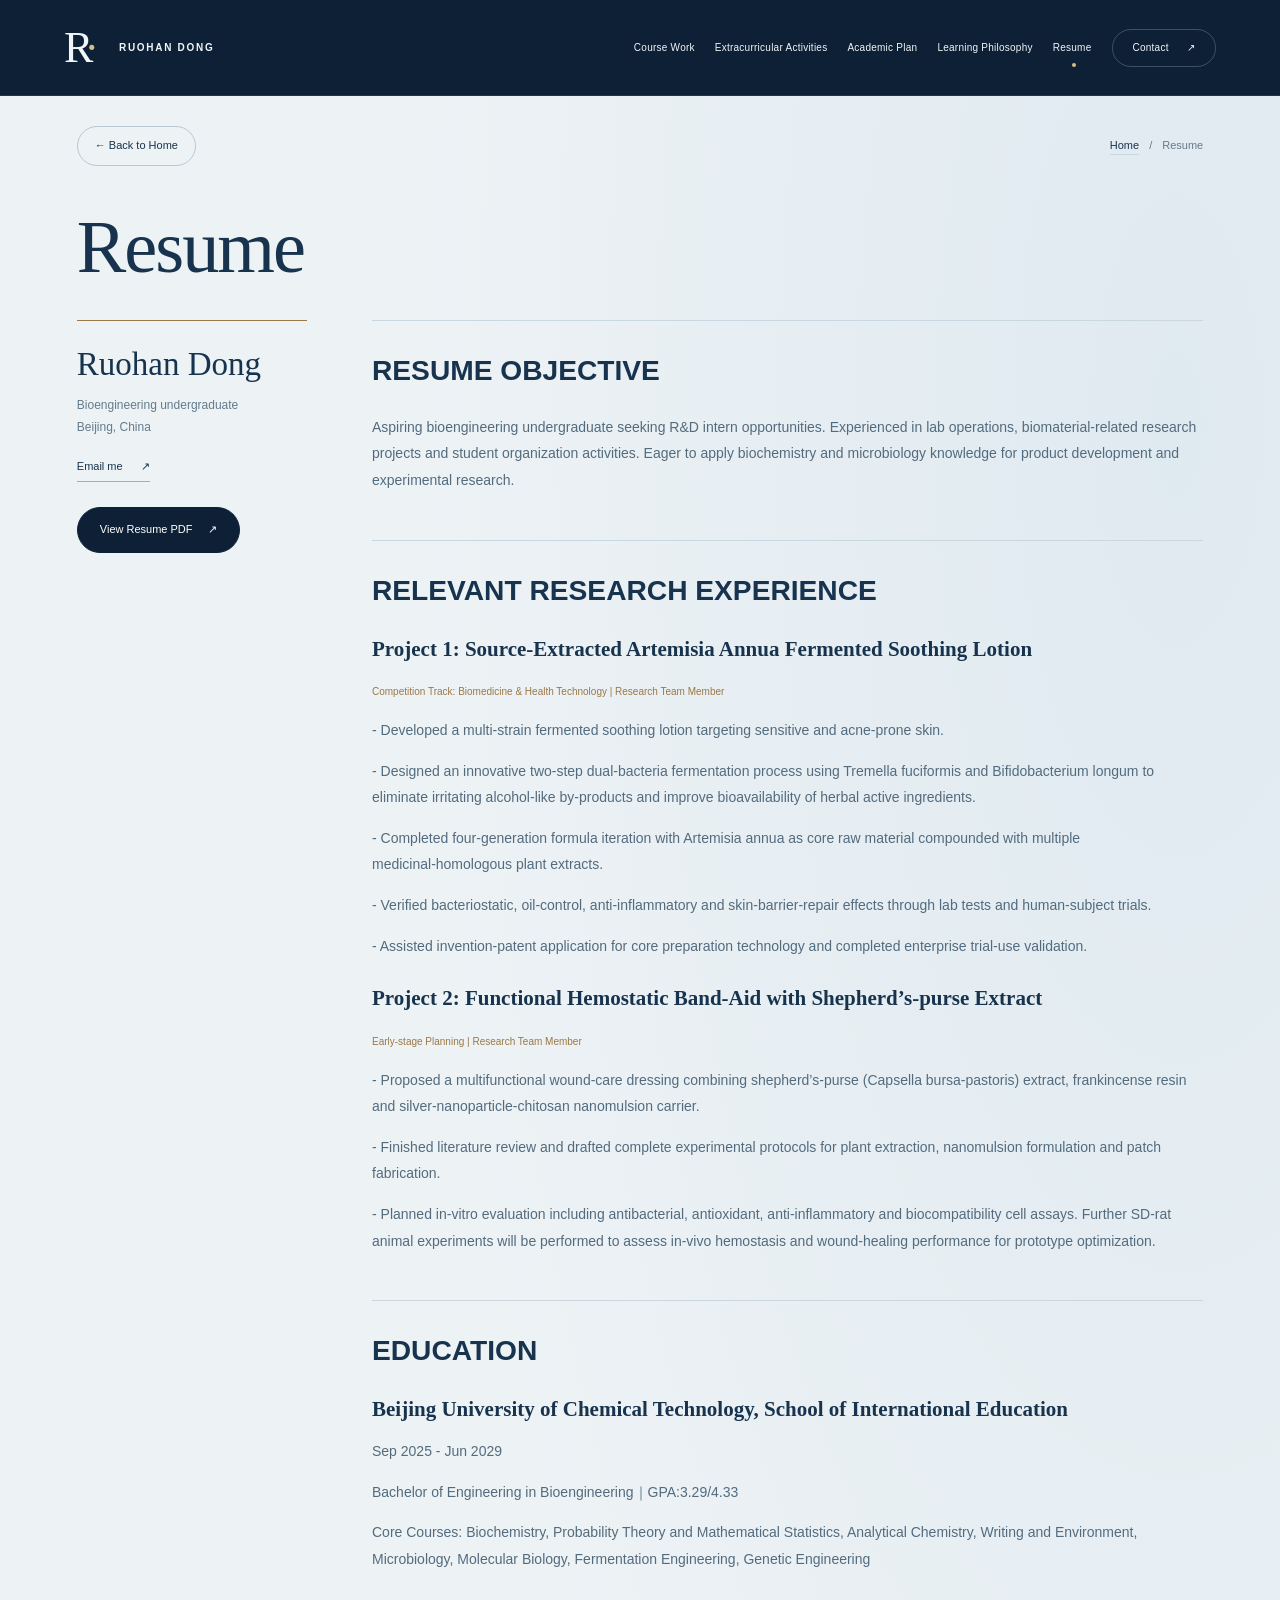
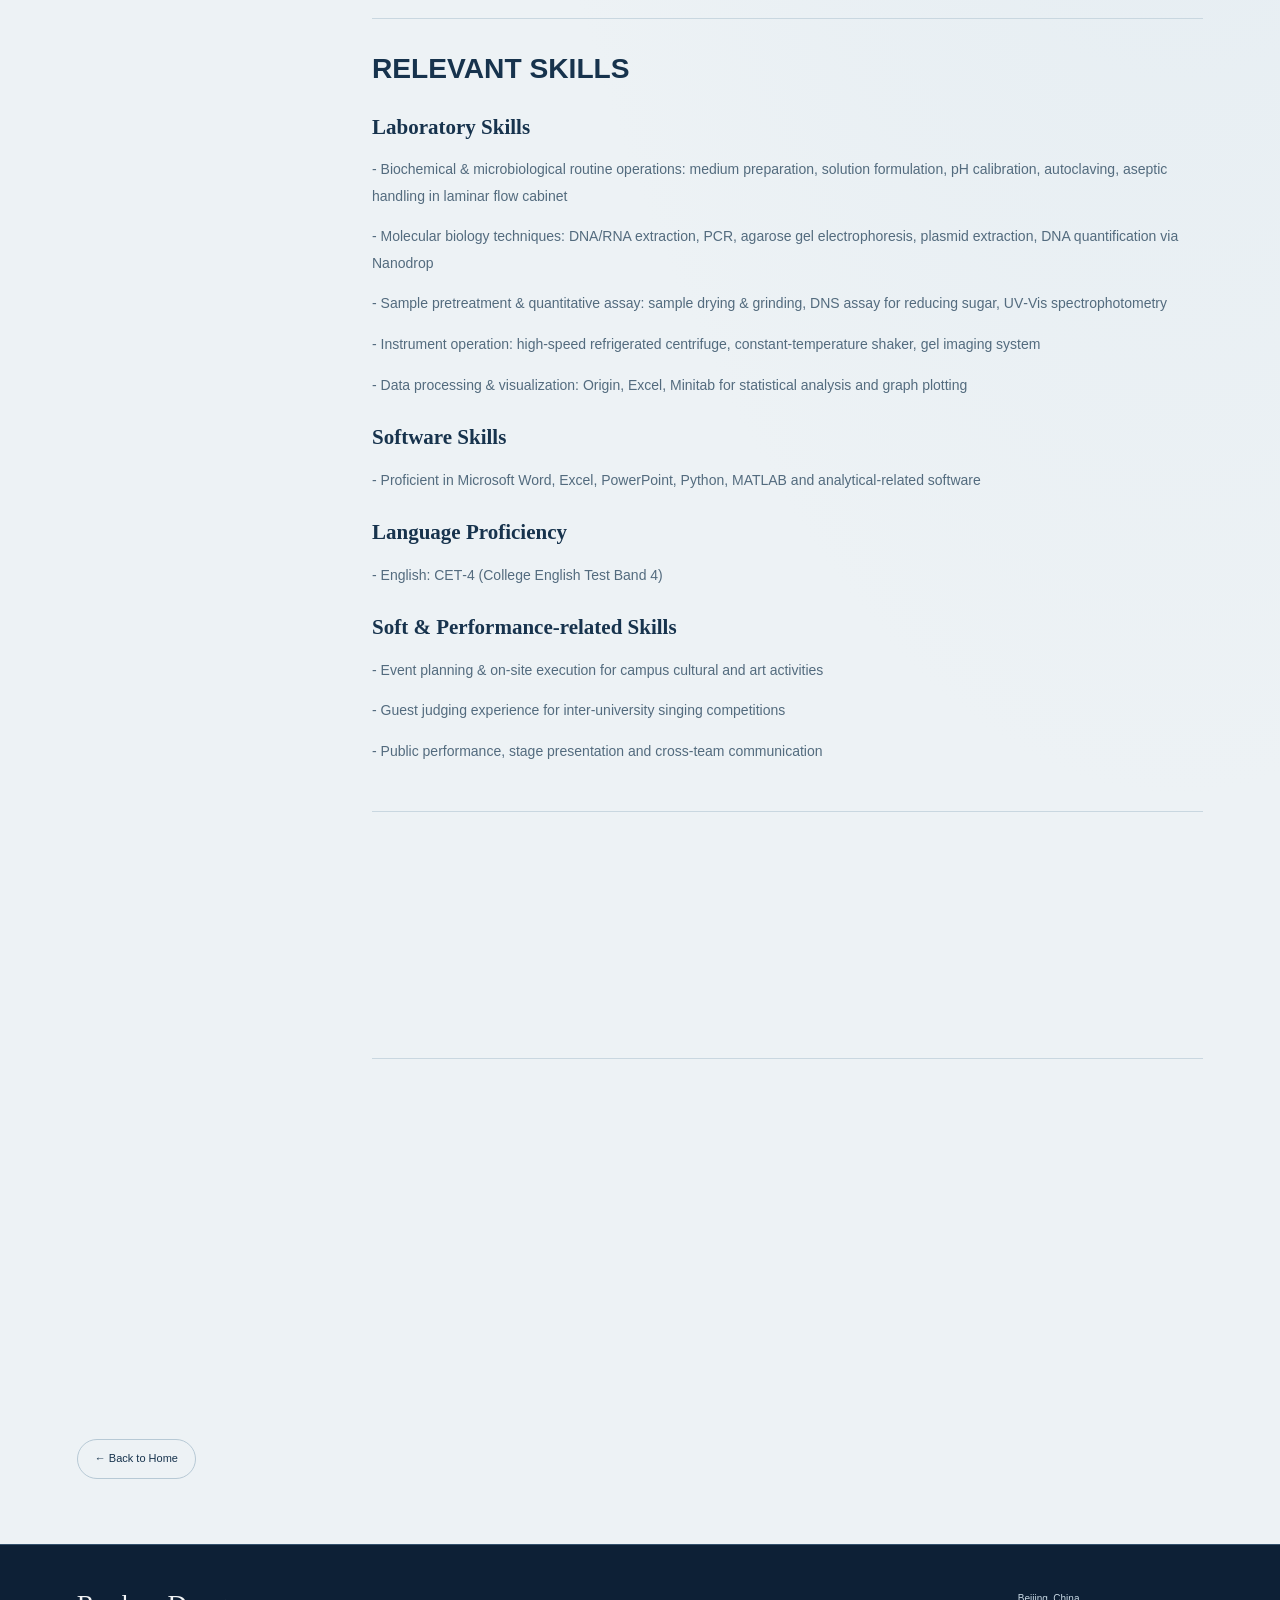
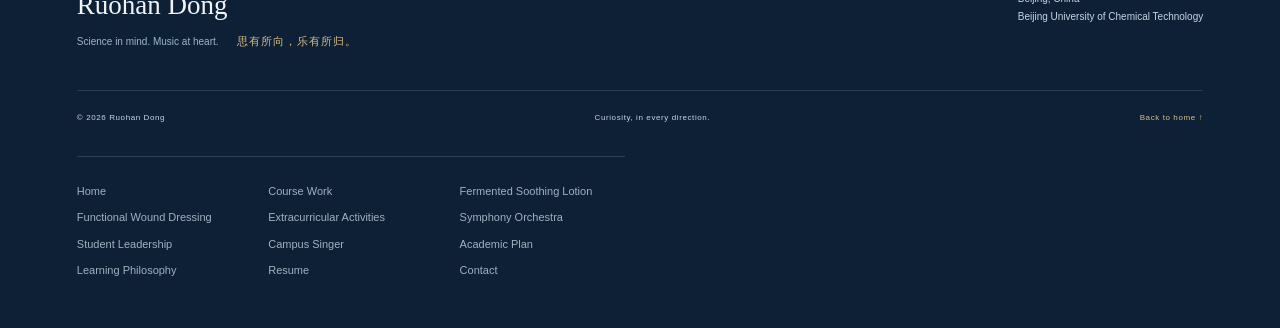
<file: resume.html>
<!doctype html>
<html lang="en"><head><meta charset="utf-8"><meta name="viewport" content="width=device-width,initial-scale=1"><meta name="theme-color" content="#0d2036"><meta name="description" content="Resume — Ruohan Dong, Bioengineering undergraduate at Beijing University of Chemical Technology."><title>Resume — Ruohan Dong</title><link rel="icon" href="data:image/svg+xml,%3Csvg xmlns='http://www.w3.org/2000/svg' viewBox='0 0 80 80'%3E%3Crect width='80' height='80' rx='40' fill='%231d382d'/%3E%3Ctext x='40' y='53' text-anchor='middle' fill='%23f5f3ec' font-family='Georgia' font-size='39'%3ER.%3C/text%3E%3C/svg%3E"><link rel="stylesheet" href="style.css?v=20261118-navigation-portrait"><link rel="preconnect" href="https://cdn.jsdelivr.net"><link rel="canonical" href="https://tsa314ku-oss.github.io/RuohanDongSelf/resume.html"></head>
<body class="motion-paused" data-page="resume"><a class="skip" href="#main">Skip to content</a><header><a class="brand" href="index.html" aria-label="Ruohan Dong home"><span class="monogram">R<span>·</span></span><span>RUOHAN DONG</span></a><button class="menu" aria-label="Open navigation" aria-expanded="false"><span>Menu</span><i aria-hidden="true">+</i></button><nav aria-label="Main navigation"><a href="coursework.html" data-page="academic">Course Work</a><a href="activities.html" data-page="activities">Extracurricular Activities</a><a href="plan.html" data-page="plan">Academic Plan</a><a href="philosophy.html" data-page="philosophy">Learning Philosophy</a><a href="resume.html" data-page="resume" class="active" aria-current="page">Resume</a><a href="contact.html" data-page="contact">Contact <span>↗</span></a></nav></header><div class="reading-progress" aria-hidden="true"></div><main id="main" tabindex="-1"><div class="back-bar wrap"><a class="back-home" href="index.html">← Back to Home</a><nav class="breadcrumbs" aria-label="Breadcrumb"><a href="index.html">Home</a><span aria-hidden="true">/</span><span aria-current="page">Resume</span></nav></div><div class="wrap complete-content"><div class="page-heading simple-heading"><h1>Resume</h1></div><div class="resume-layout"><aside class="resume-aside"><h2 data-source-paragraph="0">Ruohan Dong</h2><p>Bioengineering undergraduate<br>Beijing, China</p><a class="text-link" href="mailto:2025090059@buct.edu.cn">Email me <span>↗</span></a><a class="button resume-pdf" href="Ruohan-Dong-Resume.pdf" target="_blank" rel="noopener" aria-label="Open Ruohan Dong’s original resume PDF">View Resume PDF <span aria-hidden="true">↗</span></a></aside><div><h1 class="print-only">Ruohan Dong</h1><section class="resume-block"><h2 data-source-paragraph="43">RESUME OBJECTIVE</h2><p data-source-paragraph="44">Aspiring bioengineering undergraduate seeking R&amp;D intern opportunities. Experienced in lab operations, biomaterial‑related research projects and student organization activities. Eager to apply biochemistry and microbiology knowledge for product development and experimental research.</p></section><section class="resume-block"><h2 data-source-paragraph="45">RELEVANT RESEARCH EXPERIENCE</h2><h3 data-source-paragraph="46">Project 1: Source‑Extracted Artemisia Annua Fermented Soothing Lotion</h3><small data-source-paragraph="47">Competition Track: Biomedicine &amp; Health Technology | Research Team Member</small><p data-source-paragraph="48">‑ Developed a multi‑strain fermented soothing lotion targeting sensitive and acne‑prone skin.</p><p data-source-paragraph="49">‑ Designed an innovative two‑step dual‑bacteria fermentation process using Tremella fuciformis and Bifidobacterium longum to eliminate irritating alcohol‑like by‑products and improve bioavailability of herbal active ingredients.</p><p data-source-paragraph="50">‑ Completed four‑generation formula iteration with Artemisia annua as core raw material compounded with multiple medicinal‑homologous plant extracts.</p><p data-source-paragraph="51">‑ Verified bacteriostatic, oil‑control, anti‑inflammatory and skin‑barrier‑repair effects through lab tests and human‑subject trials.</p><p data-source-paragraph="52">‑ Assisted invention‑patent application for core preparation technology and completed enterprise trial‑use validation.</p><h3 data-source-paragraph="53">Project 2: Functional Hemostatic Band‑Aid with Shepherd’s‑purse Extract</h3><small data-source-paragraph="54">Early‑stage Planning | Research Team Member</small><p data-source-paragraph="55">‑ Proposed a multifunctional wound‑care dressing combining shepherd’s‑purse (Capsella bursa‑pastoris) extract, frankincense resin and silver‑nanoparticle‑chitosan nanomulsion carrier.</p><p data-source-paragraph="56">‑ Finished literature review and drafted complete experimental protocols for plant extraction, nanomulsion formulation and patch fabrication.</p><p data-source-paragraph="57">‑ Planned in‑vitro evaluation including antibacterial, antioxidant, anti‑inflammatory and biocompatibility cell assays. Further SD‑rat animal experiments will be performed to assess in‑vivo hemostasis and wound‑healing performance for prototype optimization.</p></section><section class="resume-block"><h2 data-source-paragraph="58">EDUCATION</h2><h3 data-source-paragraph="59">Beijing University of Chemical Technology, School of International Education</h3><p data-source-paragraph="60">Sep 2025 ‑ Jun 2029</p><p data-source-paragraph="61">Bachelor of Engineering in Bioengineering｜GPA:3.29/4.33</p><p data-source-paragraph="62">Core Courses: Biochemistry, Probability Theory and Mathematical Statistics, Analytical Chemistry, Writing and Environment, Microbiology, Molecular Biology, Fermentation Engineering, Genetic Engineering</p></section><section class="resume-block"><h2 data-source-paragraph="63">RELEVANT SKILLS</h2><h3 data-source-paragraph="64">Laboratory Skills</h3><p data-source-paragraph="65">‑ Biochemical &amp; microbiological routine operations: medium preparation, solution formulation, pH calibration, autoclaving, aseptic handling in laminar flow cabinet</p><p data-source-paragraph="66">‑ Molecular biology techniques: DNA/RNA extraction, PCR, agarose gel electrophoresis, plasmid extraction, DNA quantification via Nanodrop</p><p data-source-paragraph="67">‑ Sample pretreatment &amp; quantitative assay: sample drying &amp; grinding, DNS assay for reducing sugar, UV‑Vis spectrophotometry</p><p data-source-paragraph="68">‑ Instrument operation: high‑speed refrigerated centrifuge, constant‑temperature shaker, gel imaging system</p><p data-source-paragraph="69">‑ Data processing &amp; visualization: Origin, Excel, Minitab for statistical analysis and graph plotting</p><h3 data-source-paragraph="70">Software Skills</h3><p data-source-paragraph="71">‑ Proficient in Microsoft Word, Excel, PowerPoint, Python, MATLAB and analytical‑related software</p><h3 data-source-paragraph="72">Language Proficiency</h3><p data-source-paragraph="73">‑ English: CET‑4 (College English Test Band 4)</p><h3 data-source-paragraph="74">Soft &amp; Performance‑related Skills</h3><p data-source-paragraph="75">‑ Event planning &amp; on‑site execution for campus cultural and art activities</p><p data-source-paragraph="76">‑ Guest judging experience for inter‑university singing competitions</p><p data-source-paragraph="77">‑ Public performance, stage presentation and cross‑team communication</p></section><section class="resume-block"><h2 data-source-paragraph="78">AWARDS &amp; HONORS</h2><p data-source-paragraph="79">‑ Second Prize, School‑Level, 2026 China International College Student Innovation Competition</p><p data-source-paragraph="80">‑ Third‑Class People’s Scholarship, First Semester, 2025‑2026 Academic Year</p><p data-source-paragraph="81">‑ Campus Top Ten Singer, Beijing University of Chemical Technology (2025)</p></section><section class="resume-block"><h2 data-source-paragraph="82">STUDENT &amp; PERFORMANCE EXPERIENCE</h2><p data-source-paragraph="83">2025‑2026 Volunteer; 2026‑2027 Department Lead, Culture, Sports &amp; Art Department, Student Union, School of International Education</p><p data-source-paragraph="84">‑ Participated in planning and on‑stage performance for College Gala, International Culture Festival, December 9th Chorus Competition and Grassland Music Festival.</p><p data-source-paragraph="85">‑ Served three times as guest judge for Campus Singer Competition at China University of Petroleum, Beijing.</p><p data-source-paragraph="86">‑ Invited to perform in multiple campus events including the Maple Leaf Art Festival.</p></section></div></div><a class="back-home bottom-back" href="index.html">← Back to Home</a></div></main><footer><a class="footer-name" href="index.html">Ruohan Dong<span class="footer-motto">Science in mind. Music at heart.<span lang="zh-CN">思有所向，乐有所归。</span></span></a><div>Beijing, China<br>Beijing University of Chemical Technology</div><div class="footer-bottom"><span>© <span id="year">2026</span> Ruohan Dong</span><span>Curiosity, in every direction.</span><a href="index.html">Back to home ↑</a></div><nav class="site-map" aria-label="All website pages"><a href="index.html">Home</a><a href="coursework.html">Course Work</a><a href="project-artemisia.html">Fermented Soothing Lotion</a><a href="project-wound-dressing.html">Functional Wound Dressing</a><a href="activities.html">Extracurricular Activities</a><a href="orchestra.html">Symphony Orchestra</a><a href="student-leadership.html">Student Leadership</a><a href="campus-singer.html">Campus Singer</a><a href="plan.html">Academic Plan</a><a href="philosophy.html">Learning Philosophy</a><a href="resume.html">Resume</a><a href="contact.html">Contact</a></nav></footer><dialog id="detail"><button class="close" aria-label="Close details">×</button><div id="dialog-content"></div></dialog><div class="toast" role="status" aria-live="polite"></div><button class="back-to-top" aria-label="Back to top" hidden>↑</button><dialog id="photo-viewer" class="lightbox"><button class="lightbox-close" aria-label="Close photo">×</button><div class="lightbox-top"><span class="lightbox-count"></span><a class="original-link" target="_blank" rel="noopener noreferrer">View original ↗</a></div><div class="lightbox-stage"><button class="lightbox-prev" aria-label="Previous photo">←</button><img class="lightbox-image" alt=""><button class="lightbox-next" aria-label="Next photo">→</button></div><p class="lightbox-caption"></p></dialog><script src="app.js?v=20261118-navigation-portrait" defer></script></body></html>
</file>
<file: style.css>
:root{--navy:#0d2036;--deep:#08172a;--ink:#17334d;--gold:#d9bd84;--gold-dark:#9b7846;--paper:#edf2f5;--muted:#647b8c;--line:#c9d7e0;--serif:Georgia,'Times New Roman',serif;--sans:-apple-system,BlinkMacSystemFont,'Segoe UI',Arial,sans-serif}*{box-sizing:border-box}html{scroll-behavior:smooth;scroll-padding-top:170px}body{margin:0;font:15px/1.8 var(--sans);color:var(--ink);background:radial-gradient(ellipse at 92% 12%,#d6e4ed99,transparent 45%),var(--paper)}a{color:inherit;text-decoration:none}button{font:inherit;cursor:pointer}a,button{-webkit-tap-highlight-color:transparent}button:focus-visible,a:focus-visible{outline:2px solid var(--gold-dark);outline-offset:5px}::selection{background:#dbcaa8;color:#132b42}img{max-width:100%}header{height:96px;padding:0 5%;display:flex;align-items:center;justify-content:space-between;gap:25px;background:var(--navy);color:#f1f5f8;position:sticky;top:0;z-index:40;border-bottom:1px solid #ffffff17}.brand{display:flex;align-items:center;gap:15px;font-size:11px;letter-spacing:2.4px;font-weight:650;line-height:1.4}.brand small{font-size:7px;letter-spacing:2.3px;color:#b5c8d8;display:block;margin-top:6px}.monogram{font:44px var(--serif);letter-spacing:-7px;width:40px}.monogram span{color:var(--gold)}header nav{display:flex;gap:28px;align-items:center}header nav a{font-size:11px;letter-spacing:.25px;padding:12px 0;position:relative;transition:color .2s}header nav a:hover{color:var(--gold)}header nav a.active:after{content:'';position:absolute;bottom:2px;left:50%;width:4px;height:4px;background:var(--gold);border-radius:50%}header nav a:last-child{border:1px solid #bac9d747;padding:9px 20px;border-radius:30px}header nav a:last-child span{margin-left:15px}.menu{display:none}.wrap{width:min(1160px,88%);margin-inline:auto}.back-bar{display:flex;align-items:center;justify-content:space-between;gap:20px;padding-top:30px}.back-bar>span{font-size:8px;letter-spacing:2.3px;color:var(--muted)}.back-home{font-size:11px;display:inline-flex;align-items:center;gap:10px;padding:9px 17px;border:1px solid #b7c9d5;border-radius:30px;transition:background .2s,color .2s}.back-home:hover{background:var(--navy);color:white}.page-heading{padding:50px 0 55px;position:relative;overflow:hidden}.eyebrow{font-size:9px;font-weight:600;letter-spacing:2.5px;text-transform:uppercase;color:var(--gold-dark);display:flex;align-items:center;gap:10px}.tiny-star{font-size:17px}.page-heading h1{font:normal clamp(47px,5.8vw,79px)/1.06 var(--serif);letter-spacing:-2px;margin:22px 0}.page-heading h1 em{color:var(--gold-dark);font-weight:normal}.page-heading>p{max-width:580px;color:var(--muted);font-size:13px}.heading-orbit{position:absolute;right:4%;top:40px;width:180px;height:180px;border:1px solid #b3c8d469;border-radius:50%;transform:rotate(-25deg) scaleY(.6);pointer-events:none}.heading-orbit:before{content:'✦';position:absolute;right:10px;top:5px;color:var(--gold-dark);font:25px var(--serif)}.section-nav{display:flex;align-items:center;gap:7px;padding:12px 0;position:sticky;top:96px;z-index:30;background:var(--paper);border-top:1px solid var(--line);border-bottom:1px solid var(--line);overflow-x:auto;scrollbar-width:thin;margin-bottom:25px}.section-nav-label{font-size:8px;letter-spacing:1.6px;color:var(--gold-dark);padding-right:15px;flex-shrink:0}.section-nav button{flex-shrink:0;border:0;background:none;color:var(--muted);font-size:11px;padding:8px 13px;border-radius:25px}.section-nav button.current,.section-nav button:hover{background:var(--navy);color:white}.full-section{padding:45px 0 15px;position:relative;border-top:1px solid var(--line);scroll-margin-top:170px}.full-section:before{content:'✦';position:absolute;right:0;top:35px;font:15px var(--serif);color:#a98b5f;opacity:.6}.full-section h2{font:normal clamp(28px,3.4vw,46px)/1.2 var(--serif);letter-spacing:-.6px;margin:15px 35px 25px 0;max-width:900px}.full-section h3{font:normal 27px/1.35 var(--serif);margin:20px 0;max-width:950px}.full-section>p,.full-project>p,.full-course>p{font-size:14px;line-height:1.95;color:#4a657a;max-width:960px;margin:20px 0 28px}.full-project{padding:24px 0 12px}.full-project[hidden]{display:none}.full-course{padding:12px 0 25px}.project-number{font-size:8px;letter-spacing:2px;color:var(--gold-dark)}.tabs{display:flex;gap:9px;flex-wrap:wrap;margin:25px 0 5px}.tabs button{background:transparent;border:1px solid #b3c7d5;padding:9px 17px;border-radius:25px;font-size:10px;color:var(--muted)}.tabs button[aria-pressed=true]{background:var(--navy);color:white;border-color:var(--navy)}.status{font-size:9px;letter-spacing:.5px;background:#dce5de;color:#52735a;padding:6px 11px;border-radius:20px}.status.planning{background:#eadfc9;color:#80663f}.photo-gallery{display:grid;grid-template-columns:repeat(2,minmax(0,1fr));gap:30px;margin:32px 0 48px;align-items:start}.photo-gallery figure{margin:0;min-width:0}.photo-link{position:relative;display:block;border-radius:12px;overflow:hidden;background:#dce5eb;outline-offset:6px!important;box-shadow:0 10px 30px #122e4910}.photo-link img{display:block;width:100%;height:auto;max-height:570px;object-fit:contain;transition:transform .45s ease}.photo-link:hover img{transform:scale(1.015)}.photo-expand{position:absolute;bottom:15px;right:15px;background:#f8f8f0e8;color:var(--navy);width:33px;height:33px;display:grid;place-items:center;border-radius:50%;font-size:16px;box-shadow:0 2px 15px #0d203622;transition:transform .25s}.photo-link:hover .photo-expand{transform:rotate(45deg)}.photo-gallery figcaption{display:flex;gap:11px;align-items:baseline;font-size:10px;color:var(--muted);padding:13px 2px 0;line-height:1.6}.caption-index{font-size:8px;color:var(--gold-dark);border-right:1px solid #b1c2ce;padding-right:10px}.photo-gallery figure:only-child{grid-column:1/-1;max-width:100%;width:100%}.photo-gallery figure:only-child .photo-link img{max-height:660px}.plan-photo{margin:28px 0 35px;border-radius:12px;overflow:hidden}.plan-photo img{display:block;width:100%;height:auto;max-height:440px;object-fit:cover}.timeline{border-left:1px solid #b6c8d5;padding-left:35px;margin:35px 0 20px}.timeline article{position:relative;padding-bottom:28px}.timeline article:before{content:'✦';position:absolute;left:-44px;top:4px;color:var(--gold-dark);background:var(--paper);font-size:18px}.timeline h3{font-size:24px}.timeline p{color:var(--muted);font-size:13px;margin:5px 0}.philosophy{margin-top:10px;padding:50px 40px 35px;background:linear-gradient(120deg,#0d2036,#1a3c57);color:#f2f5f7;border:0;border-radius:15px}.philosophy:before{color:var(--gold);right:35px}.philosophy h2{color:var(--gold)}.philosophy>p{color:#ccdce7;font:20px/1.65 var(--serif)}.philosophy-list{display:grid;grid-template-columns:repeat(3,1fr);gap:30px;margin-top:35px}.philosophy-list p{border-top:1px solid #b8cbdd55;padding-top:20px;font-size:12px;color:#bed0de;line-height:1.9}.bottom-back{margin:40px 0 65px}.button{display:inline-flex;align-items:center;justify-content:center;gap:27px;background:var(--navy);color:white;border:1px solid var(--navy);border-radius:30px;padding:12px 22px;font-size:11px;transition:transform .2s,background .2s}.button:hover{transform:translateY(-2px);background:#234764}.text-link{display:inline-flex;gap:18px;border-bottom:1px solid #9cafbd;padding-bottom:5px;font-size:11px}.resume-layout{display:grid;grid-template-columns:230px 1fr;gap:65px}.resume-aside{position:sticky;top:125px;align-self:start;border-top:1px solid var(--gold-dark);padding-top:25px}.resume-aside h2{font:33px var(--serif);margin:0 0 12px}.resume-aside p{font-size:12px;color:var(--muted)}.resume-aside .button{margin-top:25px;gap:15px}.note{font-size:10px!important;color:var(--muted);line-height:1.7}.resume-block{padding:25px 0;border-top:1px solid var(--line)}.resume-block h2{font-size:9px;letter-spacing:2px;color:var(--gold-dark);font-weight:600;margin:0 0 22px}.resume-block h3{font:24px/1.35 var(--serif);margin:18px 0 10px}.resume-block p{font-size:13px;line-height:1.9;color:#536b7e}.resume-block small{font-size:10px;color:var(--gold-dark)}.contact-layout{display:grid;grid-template-columns:1.2fr .8fr;gap:10%;padding-bottom:35px}.contact-row{border-top:1px solid var(--line);padding:25px 0}.contact-row small{display:block;font-size:8px;letter-spacing:2px;color:var(--gold-dark);margin-bottom:10px}.contact-row>a{font:clamp(19px,2.3vw,29px)/1.5 var(--serif);overflow-wrap:anywhere}.contact-row p{font-size:12px;color:var(--muted)}.contact-row button{border:0;background:#d6e2e9;border-radius:20px;padding:5px 10px;font-size:9px;color:var(--ink);margin-left:12px}.contact-row h3{font:25px var(--serif)}.contact-note{padding:30px;background:#d7e3eb;border:1px solid #c1d2de;border-radius:12px;align-self:start}.contact-note h2{font:31px var(--serif);margin:0 0 23px}.contact-portrait{width:100%;height:auto;max-height:430px;object-fit:contain;border-radius:6px;display:block}.contact-note p{font-size:10px;color:var(--muted)}footer{display:grid;grid-template-columns:1fr 1fr;gap:30px;background:var(--navy);color:#c6d6e2;padding:45px 6% 22px;font-size:10px;border-top:1px solid #34516c}footer>div:nth-child(2){justify-self:end}.footer-name{font:27px var(--serif);color:#f1f3f5}.footer-name span{display:block;font:10px var(--sans);color:#9db5c9;margin-top:12px}.footer-bottom{grid-column:1/-1;display:flex;justify-content:space-between;gap:20px;font-size:8px;letter-spacing:.6px;border-top:1px solid #ffffff20;padding-top:20px;margin-top:10px}.footer-bottom>a{color:var(--gold)}.reading-progress{position:fixed;top:0;left:0;width:100%;height:2px;background:var(--gold);z-index:100;transform:scaleX(0);transform-origin:left;pointer-events:none}.back-to-top{position:fixed;bottom:25px;right:25px;width:42px;height:42px;border-radius:50%;background:var(--navy);color:var(--gold);border:1px solid #7e9ab0;box-shadow:0 5px 20px #0d203622;z-index:35;opacity:0;pointer-events:none;transform:translateY(10px);transition:.25s;font-size:20px}.back-to-top.visible{opacity:1;pointer-events:auto;transform:none}.back-to-top[hidden]{display:none}.skip{position:fixed;left:15px;top:-70px;z-index:110;background:var(--gold);padding:8px 15px;color:var(--navy)}.skip:focus{top:10px}.sr-only{position:absolute;width:1px;height:1px;padding:0;margin:-1px;overflow:hidden;clip:rect(0,0,0,0);white-space:nowrap;border:0}.print-only{display:none}
/* A full-screen photographic opening, with intentional phone art direction. */
body[data-page=home]{background:var(--deep)}body[data-page=home] header{position:absolute;inset:0 0 auto;background:linear-gradient(#06162ab3,#071c353d);border-bottom-color:#ffffff20}body[data-page=home] footer{display:none}body[data-page=home] .reading-progress{display:none}.home-screen{position:relative;min-height:100svh;background:#163857;color:#f3f6f8;overflow:hidden}.home-photo,.home-shade{position:absolute;inset:0;pointer-events:none}.home-photo img{width:100%;height:100%;object-fit:cover;object-position:center 43%;display:block}.home-shade{background:linear-gradient(90deg,#06172bea 0%,#0a2545b8 30%,#15385b22 62%,#09213d22),linear-gradient(0deg,#06172b99,transparent 40%);z-index:1}.home-screen-inner{min-height:100svh;padding:125px 6% 98px;position:relative;z-index:3;display:flex;align-items:center}.home-intro{width:48%;padding:25px 0 10px}.availability{font-size:8px;font-weight:500;letter-spacing:2.1px;display:flex;align-items:center;gap:10px;color:#d0dfec;margin-bottom:23px}.availability i{height:5px;width:5px;border-radius:50%;background:var(--gold);box-shadow:0 0 0 5px #d9bd8415}.hello{font:italic clamp(23px,3vw,39px)/1.3 var(--serif);color:#d4e3ef;margin:0 0 12px}.home-intro h1{font:normal clamp(68px,8.5vw,128px)/.9 var(--serif);letter-spacing:-5px;margin:0 0 28px}.home-intro h1 em{font-weight:normal;color:#f4e9d3}.home-intro h1 span{color:var(--gold)}.home-description{font-size:clamp(14px,1.4vw,18px);line-height:1.65;margin:0 0 15px;color:#eaf0f5}.home-school{font-size:10px;line-height:1.8;color:#b8cedf}.actions{display:flex;align-items:center;gap:25px;margin-top:27px;flex-wrap:wrap}.home-intro .button{background:#e2cc9f;border-color:#e2cc9f;color:var(--navy);padding:13px 24px}.home-intro .button:hover{background:#f0dfbd}.home-intro .text-link{color:#f3f6f8;border-color:#c3d4e66b}.home-side-note{position:absolute;right:30px;bottom:125px;writing-mode:vertical-rl;font-size:7px;letter-spacing:3px;color:#e7e6de;opacity:.8}.star-field{position:absolute;inset:0;z-index:2;pointer-events:none;overflow:hidden}.star{position:absolute;display:block;width:14px;height:14px;background:#e3cba0;clip-path:polygon(50% 0,59% 40%,100% 50%,59% 60%,50% 100%,41% 60%,0 50%,41% 40%);opacity:.7;animation:twinkle 6s ease-in-out infinite alternate}.star-one{left:51%;top:19%;width:24px;height:24px}.star-two{left:9%;bottom:14%;width:10px;height:10px;animation-delay:-2s}.star-three{right:8%;top:44%;width:19px;height:19px;animation-delay:-4s}.star-four{right:17%;bottom:18%;width:9px;height:9px;animation-delay:-1s}.star-five{left:42%;top:37%;width:7px;height:7px;animation-delay:-3s}.star-six{right:30%;top:14%;width:8px;height:8px;animation-delay:-5s}.orbit-ring{position:absolute;right:2%;bottom:11%;width:280px;height:280px;border:1px solid #f1dfbc26;border-radius:50%;transform:rotate(-25deg) scaleY(.55)}.marquee{position:absolute;bottom:0;left:0;right:0;height:53px;background:#081a31a8;border-top:1px solid #d9bd843b;border-bottom:1px solid #ffffff16;z-index:4;display:flex;align-items:center;overflow:hidden}.marquee-track{display:flex;width:max-content;animation:drift 58s linear infinite;will-change:transform}.marquee-track>span{flex-shrink:0;font-size:8px;letter-spacing:2.6px;white-space:nowrap;padding-right:35px;color:#c9d8e3}.marquee b{font-weight:normal;color:var(--gold);font-size:14px;margin:0 27px}.marquee:hover .marquee-track{animation-play-state:paused}.motion-toggle{position:absolute;right:0;top:0;height:100%;width:42px;border:0;border-left:1px solid #ffffff20;background:#0a1d33;color:var(--gold);font-size:12px}.motion-paused .marquee-track,.motion-paused .star{animation-play-state:paused}@keyframes twinkle{0%,35%{opacity:.25;transform:scale(.65)}100%{opacity:.8;transform:scale(1)}}@keyframes drift{to{transform:translate3d(-25%,0,0)}}
/* Photograph viewer. Originals load only when explicitly requested. */
dialog{color:var(--ink);background:var(--paper);border:1px solid var(--line);width:min(720px,92vw);padding:45px;max-height:88svh;border-radius:12px}dialog::backdrop{background:#04101ee0}dialog .close{position:absolute;right:15px;top:8px;border:0;background:none;color:var(--ink);font-size:28px}dialog h2{font:32px/1.2 var(--serif)}dialog p,dialog li{font-size:13px;color:var(--muted)}.lightbox{width:min(1200px,96vw);height:min(860px,92svh);max-width:none;max-height:94svh;padding:20px 25px;background:#0b1b2e;color:#eaf1f6;border:1px solid #4c6278;overflow:hidden;box-shadow:0 30px 100px #0006}.lightbox-top{display:flex;justify-content:space-between;align-items:center;height:35px;padding-right:45px;font-size:10px;letter-spacing:1px;color:#b7cbdc}.original-link{color:var(--gold);border-bottom:1px solid #d9bd844d}.lightbox-close{position:absolute;right:14px;top:10px;border:0;background:none;color:#e3d1aa;font-size:30px;z-index:2}.lightbox-stage{height:calc(100% - 95px);display:flex;align-items:center;gap:16px;justify-content:space-between}.lightbox-image{display:block;min-width:0;max-width:calc(100% - 100px);max-height:100%;object-fit:contain}.lightbox-prev,.lightbox-next{width:32px;height:42px;flex-shrink:0;border:1px solid #8c9fb957;border-radius:25px;color:#eee4d2;background:transparent}.lightbox-caption{font-size:11px!important;color:#d0dce7!important;text-align:center;margin:16px 0 0}.toast{position:fixed;bottom:27px;left:50%;transform:translate(-50%,20px);padding:11px 24px;border-radius:30px;background:var(--navy);color:#f7f4ed;font-size:11px;z-index:120;opacity:0;pointer-events:none;transition:.2s}.toast.show{opacity:1;transform:translate(-50%,0)}
@media(min-width:1600px){.home-intro h1{font-size:140px}.home-screen-inner{padding-left:max(6%,calc((100vw - 1350px)/2))}.home-intro{width:44%}.home-description{font-size:20px}}@media(max-width:1050px){header nav{gap:18px}.brand{font-size:10px;letter-spacing:1.6px}.wrap{width:89%}.resume-layout{gap:35px;grid-template-columns:200px 1fr}.heading-orbit{right:0;opacity:.5}.home-intro{width:54%}.home-intro h1{font-size:92px}.photo-gallery{gap:22px}}
@media(max-width:720px){html{scroll-padding-top:143px}body{font-size:14px}header{height:78px;padding:0 20px;gap:15px}.brand{font-size:9px;letter-spacing:1.7px;gap:12px}.brand small{font-size:6px;letter-spacing:1.8px}.monogram{font-size:35px;width:30px}.menu{display:flex;align-items:center;gap:12px;border:1px solid #b7c9d54d;border-radius:25px;background:transparent;color:#f1f5f8;padding:8px 13px;font-size:9px}.menu i{font-style:normal;font-size:18px;line-height:1}.menu[aria-expanded=true] i{transform:rotate(45deg)}header nav{display:none;position:absolute;top:77px;left:0;right:0;padding:18px 22px 24px;flex-direction:column;align-items:stretch;gap:0;background:var(--navy);border-bottom:1px solid #49637b;box-shadow:0 20px 40px #06162930}header nav.open{display:flex}header nav a{padding:12px 0;font-size:13px}header nav a.active:after{left:auto;right:8px;bottom:22px}header nav a:last-child{margin-top:8px;text-align:center;padding:10px}.wrap{width:calc(100% - 40px)}.back-bar{padding-top:23px}.back-bar>span{display:none}.back-home{font-size:10px;padding:8px 14px}.page-heading{padding:30px 0 32px}.page-heading h1{font-size:48px;letter-spacing:-1.3px;margin:20px 0}.page-heading>p{font-size:12px;padding-right:7px}.eyebrow{font-size:8px;letter-spacing:1.8px}.heading-orbit{width:110px;height:110px;top:35px;right:-15px;opacity:.45}.section-nav{top:78px;gap:3px;padding:9px 0;margin-bottom:15px}.section-nav-label{font-size:7px;padding-right:8px}.section-nav button{font-size:10px;padding:8px 11px}.full-section{padding-top:28px;scroll-margin-top:142px}.full-section:before{top:25px;font-size:12px}.full-section h2{font-size:31px;overflow-wrap:anywhere}.full-section h3{font-size:24px;overflow-wrap:anywhere}.full-section>p,.full-project>p,.full-course>p{font-size:13px;line-height:1.9;margin:16px 0 23px}.photo-gallery{grid-template-columns:1fr;gap:25px;margin:25px 0 35px}.photo-link{border-radius:9px;box-shadow:0 6px 20px #122e490a}.photo-link img,.photo-gallery figure:only-child .photo-link img{height:auto;max-height:76svh;object-fit:contain}.photo-gallery figcaption{padding-top:10px;font-size:10px}.photo-expand{width:30px;height:30px;bottom:11px;right:11px}.full-course{padding-bottom:10px}.plan-photo img{max-height:none;object-fit:contain}.timeline{padding-left:25px}.timeline article:before{left:-34px}.timeline h3{font-size:23px}.philosophy{padding:28px 23px 20px;border-radius:11px}.philosophy>p{font-size:19px}.philosophy-list{grid-template-columns:1fr;gap:5px;margin-top:24px}.philosophy-list p{padding-top:17px;font-size:12px}.resume-layout,.contact-layout{grid-template-columns:1fr;gap:30px}.resume-aside{position:static;padding-top:20px}.resume-aside .button{margin-top:14px}.resume-block{padding:22px 0}.resume-block h3{font-size:23px}.resume-block p{font-size:12px}.contact-row>a{font-size:22px}.contact-note{padding:24px}.contact-portrait{max-height:460px}.bottom-back{margin:25px 0 45px}footer{padding:32px 20px 20px;grid-template-columns:1fr;gap:25px}footer>div:nth-child(2){justify-self:start}.footer-bottom{flex-wrap:wrap;font-size:8px;margin-top:0}.footer-bottom>span:nth-child(2){display:none}.footer-bottom>a{margin-left:auto}.back-to-top{bottom:18px;right:16px;width:38px;height:38px}.home-screen{min-height:100svh}.home-photo img{object-position:50% 12%}.home-shade{background:linear-gradient(0deg,#041226fa 0%,#081e36e0 28%,#0b2a4660 55%,#0b2a4608 78%,#07172a55 100%)}.home-screen-inner{min-height:100svh;padding:110px 24px 80px;align-items:flex-end}.home-intro{width:100%;padding:0;margin-top:28svh}.availability{font-size:6px;letter-spacing:1.4px;margin-bottom:13px}.hello{font-size:25px;margin-bottom:10px}.home-intro h1{font-size:clamp(57px,16vw,76px);line-height:.9;letter-spacing:-2.5px;margin-bottom:17px}.home-intro h1 br{display:none}.home-intro h1 em{margin-left:9px}.home-description{font-size:13px;line-height:1.65;margin:0 0 10px}.home-school{font-size:9px;margin:0;color:#afc7db}.actions{gap:18px;margin-top:18px}.home-intro .button{padding:10px 16px;font-size:10px;gap:15px}.home-intro .text-link{font-size:10px;gap:10px}.home-side-note{display:none}.marquee{height:43px}.marquee-track>span{font-size:7px;letter-spacing:1.8px}.marquee b{margin:0 18px;font-size:12px}.star-one{left:13%;top:25%;width:18px;height:18px}.star-two{left:6%;bottom:48%;width:8px;height:8px}.star-three{right:7%;top:36%;width:13px;height:13px}.star-four{right:8%;bottom:24%}.star-five{left:85%;top:18%}.orbit-ring{right:-90px;bottom:22%;width:210px;height:210px;opacity:.45}.lightbox{padding:13px 12px 12px;width:96vw;height:88svh}.lightbox-top{font-size:8px;padding-right:35px}.lightbox-stage{gap:7px;height:calc(100% - 90px)}.lightbox-prev,.lightbox-next{width:27px;height:37px;font-size:12px}.lightbox-image{max-width:calc(100% - 68px)}.lightbox-caption{font-size:10px!important;line-height:1.5}.lightbox-close{font-size:27px;right:10px;top:5px}}
@media(max-width:380px){.home-intro h1{font-size:55px}.home-intro h1 em{margin-left:7px}.availability{font-size:5.5px}.actions{gap:12px}.home-intro .button{padding:9px 12px}.brand{letter-spacing:1.3px}.home-screen-inner{padding-inline:20px}.page-heading h1{font-size:43px}}
@media(max-height:700px) and (max-width:720px){.home-screen-inner{padding-top:95px;padding-bottom:67px}.home-intro{margin-top:16svh}.availability{display:none}.home-intro h1{font-size:54px;margin-bottom:12px}.hello{font-size:22px;margin-bottom:7px}.home-school{font-size:8px}.home-description{font-size:12px}.actions{margin-top:15px}}
@media(prefers-reduced-motion:reduce){*,*:before,*:after{animation:none!important;transition:none!important;scroll-behavior:auto!important}.marquee-track{will-change:auto}}
@media print{body{background:white;color:#111;font-size:11px}header,footer,.page-heading,.back-bar,.bottom-back,.resume-aside,.reading-progress,.back-to-top,.toast,dialog,.skip{display:none!important}.wrap{width:100%}.resume-layout{display:block}.resume-block{break-inside:avoid;padding:12px 0}.resume-block h2{font-size:9px;color:#333}.resume-block h3{font-size:17px}.resume-block p{font-size:10px;color:#222}.print-only{display:block}}

@media(min-width:1101px){header nav{gap:20px}header nav a{font-size:10px}.brand{font-size:10px;letter-spacing:1.7px}.brand small{font-size:6px}}
@media(min-width:721px) and (max-width:1100px){header{height:82px}.menu{display:flex;align-items:center;gap:12px;border:1px solid #b7c9d54d;border-radius:25px;background:transparent;color:#f1f5f8;padding:8px 13px;font-size:10px}.menu i{font-style:normal;font-size:18px;line-height:1}header nav{display:none;position:absolute;top:81px;left:0;right:0;padding:18px 5% 24px;flex-direction:column;align-items:stretch;gap:0;background:var(--navy);border-bottom:1px solid #49637b}header nav.open{display:flex}header nav a{padding:12px 0;font-size:13px}header nav a.active:after{left:auto;right:8px;bottom:22px}header nav a:last-child{margin-top:8px;text-align:center;padding:10px}.section-nav{top:82px}.full-section{scroll-margin-top:156px}}

/* Keep the name inside narrow phone screens, including 320px devices. */
@media(max-width:720px){.home-intro h1{font-size:clamp(43px,13.4vw,76px);letter-spacing:-2px;white-space:nowrap}.home-intro h1 em{margin-left:5px}}
@media(max-width:380px){.home-intro h1{font-size:clamp(41px,13.4vw,51px);letter-spacing:-1.8px}.home-intro h1 em{margin-left:3px}}

/* Compact chapter cards replace the overlong text-only pill bar. */
.section-nav{display:grid;grid-template-columns:repeat(var(--tab-count,3),minmax(0,1fr));gap:9px;padding:14px;border:1px solid #bbcedbbf;border-radius:16px;background:#eaf0f4;box-shadow:0 8px 24px #12334e0c;overflow:visible;margin:0 0 30px}
.section-nav-label{grid-column:1/-1;display:flex;align-items:center;gap:8px;padding:0 3px 3px;font-size:7px;letter-spacing:1.9px;color:#8e7044;line-height:1.4}
.section-nav-label i{font-size:12px;font-style:normal;color:#b39564}
.section-nav-label>span{margin-left:auto;font-size:6px;color:#8296a5;letter-spacing:1.5px}
.section-nav button{display:flex;align-items:center;justify-content:flex-start;gap:9px;min-width:0;min-height:49px;padding:10px 12px;border:1px solid #c0d1dc;border-radius:10px;background:#ffffffa6;color:#516d82;text-align:left;line-height:1.4;font-size:10px;box-shadow:inset 0 1px 0 #fff;transition:background .22s,border-color .22s,box-shadow .22s,transform .22s}
.tab-number{display:grid;place-items:center;flex-shrink:0;width:23px;height:23px;border-radius:50%;border:1px solid #cbd8df;background:#e8eff4;color:#8a764f;font-size:8px;font-variant-numeric:tabular-nums;letter-spacing:.5px}
.tab-title{flex:1;min-width:0;font-weight:550;letter-spacing:.1px}.tab-arrow{font-size:12px;color:#9c8357;flex-shrink:0;opacity:.65}
.section-nav button:hover{background:#fff;border-color:#bba57b;box-shadow:0 4px 12px #17334d10;transform:translateY(-1px);color:#1a3b56}
.section-nav button.current{background:linear-gradient(125deg,#0d2239,#24445d);border-color:#b9a479;color:#faf6ec;box-shadow:0 4px 13px #102b4524,inset 0 1px 0 #ffffff17}
.section-nav button.current .tab-number{background:#d6bd8640;border-color:#dac08c7a;color:#ead2a2}.section-nav button.current .tab-arrow{color:#e5c98f;opacity:1}
.full-section{scroll-margin-top:210px}
@media(max-width:1100px){.section-nav{top:82px}.section-nav button{padding:9px;gap:7px}.tab-arrow{display:none}}
@media(max-width:720px){.section-nav{grid-template-columns:repeat(2,minmax(0,1fr));gap:7px;padding:11px;top:78px;border-radius:12px;margin-bottom:23px}.section-nav-label{font-size:6px;letter-spacing:1.4px;padding-bottom:2px}.section-nav-label>span{font-size:5px;letter-spacing:1px}.section-nav button{min-height:39px;padding:8px 9px;gap:8px;border-radius:8px;font-size:10px}.tab-number{width:19px;height:19px;font-size:7px}.full-section{scroll-margin-top:270px}}
@media(prefers-reduced-motion:reduce){.section-nav button{transition:none}.section-nav button:hover{transform:none}}

/* Clear section titles on the course and academic plan pages. */
.simple-heading{padding:42px 0 34px}.simple-heading h1{margin:0}
body[data-page="academic"] .full-section:before,body[data-page="plan"] .full-section:before{content:none}
body[data-page="plan"] .full-section{padding-top:28px}
@media(max-width:720px){.simple-heading{padding:30px 0 26px}body[data-page="plan"] .full-section{padding-top:20px}}

body:not([data-page="home"]) .full-section:before{content:none}
.section-nav{padding-top:14px}
@media(max-width:720px){.section-nav{padding-top:10px}}

/* Resume section names lead the hierarchy, followed by project titles and body copy. */
.resume-block{padding:32px 0}
.resume-block h2{font:700 clamp(24px,2.2vw,29px)/1.3 var(--sans);letter-spacing:0;color:var(--ink);margin:0 0 24px}
.resume-block h3{font:600 21px/1.45 var(--serif);margin:24px 0 12px}
.resume-block p{font-size:14px;line-height:1.9}
@media(max-width:720px){.resume-block{padding:26px 0}.resume-block h2{font-size:23px;margin-bottom:20px}.resume-block h3{font-size:20px}.resume-block p{font-size:13px}}

/* English and Chinese motto sit together and wrap naturally on smaller screens. */
.footer-name .footer-motto{display:flex;flex-wrap:wrap;align-items:baseline;column-gap:18px;row-gap:8px;line-height:1.7}
.footer-name .footer-motto>span{display:inline;margin:0;font-size:11px;letter-spacing:1px;color:var(--gold)}

/* Keep idle pages still and reduce painting while browsing long galleries. */
html{scroll-behavior:auto}
.marquee-track{animation-play-state:paused;will-change:auto}
.star{animation-play-state:paused}
body:not(.motion-paused) .marquee-track,body:not(.motion-paused) .star{animation-play-state:running}
body.page-hidden .marquee-track,body.page-hidden .star{animation-play-state:paused!important}
.photo-gallery figure,.resume-block{content-visibility:auto;contain-intrinsic-size:auto 450px}
.photo-link img{background:#dbe5ec;transition:none}
.photo-link:hover img{transform:none}
@media(hover:none){.section-nav button:hover,.button:hover{transform:none}}

/* Independent project and activity pages. */
.breadcrumbs{display:flex;flex-wrap:wrap;align-items:center;gap:10px;font-size:11px;line-height:1.6;color:var(--muted)}
.breadcrumbs a{color:var(--ink);border-bottom:1px solid var(--line)}
.breadcrumbs [aria-current]{color:var(--muted)}
.entry-grid{display:grid;grid-template-columns:repeat(2,minmax(0,1fr));gap:24px;margin:28px 0 22px}
.activity-entries{grid-template-columns:repeat(3,minmax(0,1fr))}
.entry-card{display:flex;flex-direction:column;min-width:0;background:#f8fbfd;border:1px solid var(--line);border-radius:14px;overflow:hidden;transition:border-color .2s,box-shadow .2s}
.entry-card:hover{border-color:var(--gold-dark);box-shadow:0 7px 22px #17334d12}
.entry-content{padding:28px;display:flex;flex:1;flex-direction:column}
.entry-number{font-size:10px;letter-spacing:2px;color:var(--gold-dark)}
.entry-card h3{font:normal 27px/1.2 var(--serif);margin:17px 0 14px;overflow-wrap:anywhere}
.entry-card p{font-size:13px;line-height:1.8;color:var(--muted);margin:0 0 24px}
.entry-action{display:flex;align-items:center;justify-content:space-between;font-size:11px;font-weight:600;color:var(--ink);margin-top:auto;padding-top:15px;border-top:1px solid var(--line)}
.entry-cover img{display:block;width:100%;height:210px;object-fit:cover;background:#dbe5ec}
.entry-cover{overflow:hidden}.activity-entries .entry-card:last-child img{object-position:50% 25%}
.project-detail .full-section h2{font-size:clamp(25px,3.5vw,43px);line-height:1.25;overflow-wrap:anywhere}
.related-pages{display:flex;align-items:center;justify-content:space-between;flex-wrap:wrap;gap:20px;padding:30px 0 55px}
.site-map{display:grid;grid-template-columns:repeat(3,minmax(0,1fr));gap:9px 26px;width:100%;padding:26px 0;font-size:11px;line-height:1.6;border-top:1px solid #ffffff24}
.site-map a{color:inherit;opacity:.8}.site-map a:hover{opacity:1;text-decoration:underline}
@media(max-width:900px){.activity-entries{grid-template-columns:1fr}.activity-entries .entry-card{display:grid;grid-template-columns:35% 1fr}.activity-entries .entry-cover img{height:100%;min-height:220px}}
@media(max-width:720px){.entry-grid{grid-template-columns:1fr;gap:18px}.entry-content{padding:23px}.entry-card h3{font-size:25px}.activity-entries .entry-card{display:flex}.entry-cover img,.activity-entries .entry-cover img{height:230px;min-height:0}.breadcrumbs{font-size:10px;gap:8px}.site-map{grid-template-columns:repeat(2,minmax(0,1fr));font-size:10px;gap:10px 18px}}

/* Keep the explicit home action visible alongside the breadcrumb. */
.back-bar{flex-wrap:wrap}.back-bar>.back-home{flex-shrink:0}

/* Show the full portrait in the Campus Singer activity cover. */
.activity-entries .entry-card[href="campus-singer.html"] .entry-cover img{object-fit:contain;object-position:center}
</file>
